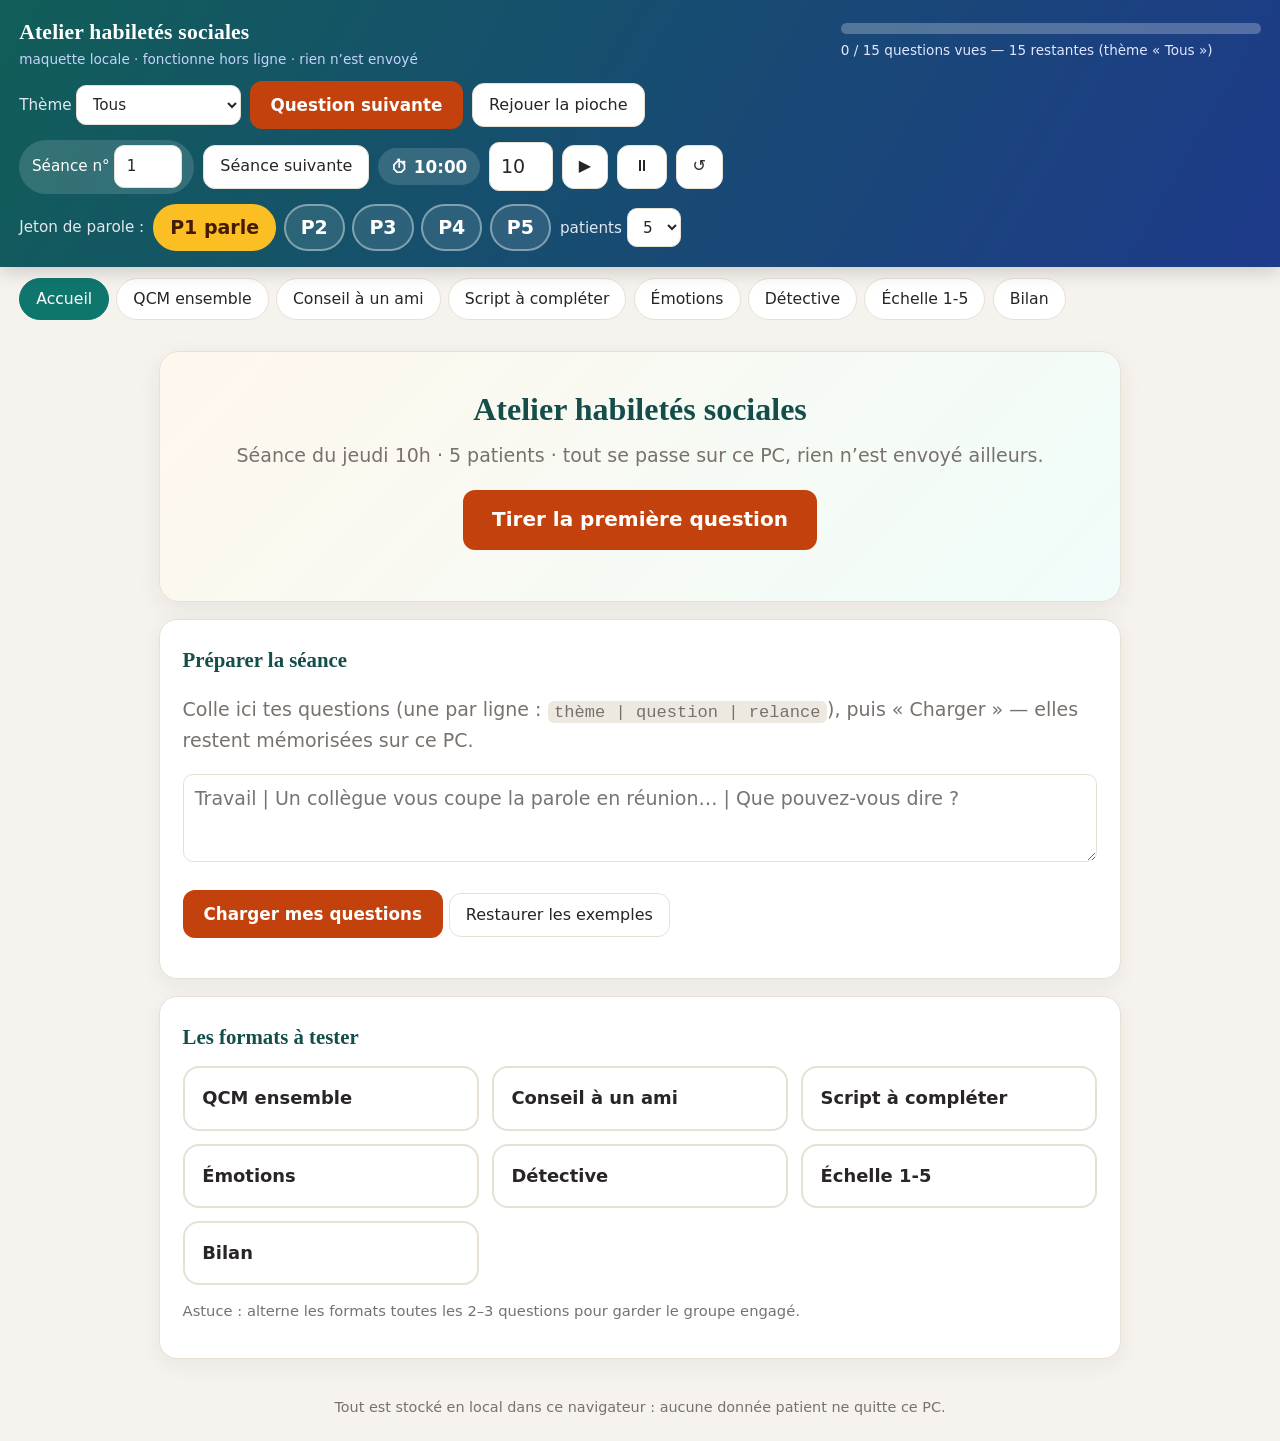
<file: hs-tests/index.html>
<!doctype html>
<html lang="fr">
<head>
<meta charset="utf-8">
<meta name="viewport" content="width=device-width, initial-scale=1">
<title>Atelier habiletés sociales — maquette locale</title>
<style>
:root{
  --bg:#f6f3ee; --card:#ffffff; --ink:#292524; --muted:#78716c; --line:#e7e0d4;
  --acc:#0f766e; --acc-dark:#115e59; --cta:#c2410c; --ok:#15803d; --bad:#b91c1c;
}
*{box-sizing:border-box}
body{margin:0;background:var(--bg);color:var(--ink);font-family:system-ui,-apple-system,"Segoe UI",Roboto,sans-serif;font-size:19px;line-height:1.55}
h1,h2,h3,.brand,.q{font-family:Georgia,"Times New Roman",serif}
header{background:linear-gradient(120deg,#115e59 0%,#1e3a8a 100%);color:#fff;padding:1rem 1.2rem;position:sticky;top:0;z-index:5;box-shadow:0 4px 18px rgba(0,0,0,.18)}
.brand{font-size:1.35rem;font-weight:700;letter-spacing:.2px}
.brand-sub{font-size:.85rem;color:#c7d2fe}
.brand-row{display:flex;flex-wrap:wrap;gap:1rem;align-items:center;justify-content:space-between}
.progress-wrap{min-width:220px;flex:1;max-width:420px}
.progress{height:.7rem;background:rgba(255,255,255,.25);border-radius:999px;overflow:hidden}
.progress .fill{display:block;height:100%;width:0;background:#fbbf24;border-radius:999px;transition:width .4s ease}
.ptext{font-size:.85rem;color:#e0e7ff}
.bar{display:flex;flex-wrap:wrap;gap:.55rem;align-items:center;margin-top:.65rem}
.muted-w{color:#e2e8f0;font-size:.95rem}
.pill{background:rgba(255,255,255,.14);border-radius:999px;padding:.35rem .8rem;font-size:.95rem}
.timer-pill{font-variant-numeric:tabular-nums;font-weight:700;font-size:1.05rem}
nav{display:flex;flex-wrap:wrap;gap:.45rem;padding:.7rem 1.2rem}
nav button{border:1px solid var(--line);background:#fff;color:var(--ink);border-radius:999px;padding:.5rem 1rem;font-size:.98rem;cursor:pointer;transition:all .15s ease}
nav button:hover{transform:translateY(-1px);box-shadow:0 3px 10px rgba(0,0,0,.08)}
nav button.on{background:var(--acc);color:#fff;border-color:var(--acc)}
main{max-width:1000px;margin:0 auto;padding:1.2rem}
.card{background:var(--card);border:1px solid var(--line);border-radius:18px;padding:1.3rem 1.4rem;margin-bottom:1.1rem;box-shadow:0 6px 22px rgba(41,37,36,.06);animation:pop .25s ease}
@keyframes pop{from{opacity:0;transform:translateY(8px)}to{opacity:1;transform:none}}
.card.center{text-align:center}
.hero{background:linear-gradient(135deg,#fff7ed,#f0fdfa);border:1px solid var(--line);border-radius:20px;padding:2rem 1.6rem;text-align:center;margin-bottom:1.1rem;box-shadow:0 8px 26px rgba(41,37,36,.07);animation:pop .3s ease}
.hero h1{font-size:2rem;margin:.1rem 0 .4rem;color:#134e4a}
.hero-sub{color:var(--muted);margin:0 0 1.2rem}
.theme-banner{display:inline-block;color:#fff;font-weight:700;border-radius:999px;padding:.45rem 1.1rem;margin-bottom:1rem}
button{cursor:pointer;font:inherit;color:var(--ink)}
.cta{background:var(--cta);color:#fff;border:none;border-radius:12px;padding:.7rem 1.3rem;font-size:1.05rem;font-weight:600;transition:filter .15s ease,transform .15s ease}
.cta:hover{filter:brightness(1.08);transform:translateY(-1px)}
.cta.big{font-size:1.25rem;padding:.9rem 1.8rem}
.ghost{background:#fff;border:1px solid var(--line);border-radius:12px;padding:.55rem 1rem;font-size:1rem}
.ghost:hover{background:#fafaf9}
.small-btn{padding:.3rem .7rem;font-size:.9rem;border-radius:9px}
h2{font-size:1.3rem;margin:.2rem 0 .8rem;color:#134e4a}
h3{font-size:1.05rem;margin:.9rem 0 .45rem}
.q{font-size:1.65rem;font-weight:600;margin:.5rem 0 1rem;line-height:1.35}
.muted{color:var(--muted)}
.small-txt{font-size:.92rem}
.rel{background:#f0fdfa;border-left:5px solid var(--acc);padding:.7rem 1rem;border-radius:10px;margin-top:.7rem;font-size:1.1rem}
.tagrow{display:flex;align-items:center;gap:.5rem;margin-bottom:.2rem}
.dot{width:.85rem;height:.85rem;border-radius:50%;display:inline-block}
.tag{font-size:.9rem;font-weight:700;color:var(--muted);text-transform:uppercase;letter-spacing:.6px}
.tiles{display:grid;grid-template-columns:repeat(auto-fit,minmax(220px,1fr));gap:.8rem;margin:.8rem 0}
.tiles.four{grid-template-columns:repeat(auto-fit,minmax(150px,1fr))}
.tiles.five{grid-template-columns:repeat(5,1fr)}
@media(max-width:700px){.tiles.five{grid-template-columns:repeat(auto-fit,minmax(110px,1fr))}}
.opt-tile{border:2px solid var(--line);border-radius:16px;padding:1rem 1.1rem;background:#fff;position:relative;text-align:left;transition:all .15s ease}
.btn-tile{cursor:pointer;width:100%;font-size:1.1rem}
.btn-tile:hover{border-color:var(--acc);transform:translateY(-2px);box-shadow:0 6px 16px rgba(15,118,110,.15)}
.opt-tile.maj{border-color:var(--ok);background:#f0fdf4}
.toprow{display:flex;align-items:center;justify-content:space-between;margin-bottom:.5rem}
.letter{width:2.3rem;height:2.3rem;border-radius:50%;background:var(--acc);color:#fff;display:flex;align-items:center;justify-content:center;font-weight:700;font-size:1.1rem}
.cnt{font-size:1.5rem;font-weight:800;color:var(--acc-dark)}
.opt-txt{margin:.2rem 0 .7rem;font-size:1.12rem}
.verdict{background:#f0fdf4;border:1px solid #bbf7d0;color:#14532d;border-radius:12px;padding:.8rem 1rem;font-size:1.15rem;font-weight:600}
.bars{margin:.9rem 0}
.bar-row{display:flex;align-items:center;gap:.6rem;margin:.35rem 0}
.bar-row .lbl{width:2rem;font-weight:800}
.bar-row .tr{flex:1;background:#ede9e0;border-radius:8px;height:1.7rem;overflow:hidden}
.bar-row .fl{display:block;height:100%;background:linear-gradient(90deg,#14b8a6,#0f766e)}
.bar-row .cnt{width:2rem;text-align:right;font-weight:700}
.scorebar{display:flex;align-items:center;gap:.6rem;margin:1rem auto;max-width:420px}
.scorebar .tr{flex:1;background:#ede9e0;border-radius:8px;height:1rem;overflow:hidden}
.scorebar .fl{display:block;height:100%;background:#f59e0b}
.scorebar .cnt{font-weight:800}
input,select,textarea{font:inherit;padding:.55rem .7rem;border:1px solid var(--line);border-radius:10px;background:#fff;color:var(--ink)}
textarea{width:100%;min-height:5.5rem}
.chips{display:flex;gap:.45rem;flex-wrap:wrap;align-items:center}
.chip{border:2px solid rgba(255,255,255,.4);border-radius:999px;padding:.4rem .95rem;background:rgba(255,255,255,.1);color:#fff;font-weight:700}
.chip.on{background:#fbbf24;color:#451a03;border-color:#fbbf24}
.cols2{display:grid;grid-template-columns:1fr 1fr;gap:1rem}
@media(max-width:700px){.cols2{grid-template-columns:1fr}}
.minicard{border:1px dashed var(--line);border-radius:14px;padding:.9rem 1rem;background:#fdfcf9}
.irow{display:flex;align-items:center;gap:.7rem;border:1px solid var(--line);border-radius:12px;padding:.55rem .8rem;margin:.4rem 0;background:#fff}
.inum{width:1.8rem;height:1.8rem;border-radius:50%;background:#e7e0d4;display:flex;align-items:center;justify-content:center;font-weight:800;font-size:.95rem}
.itext{flex:1}
.face{margin:.5rem auto 1rem;width:200px}
.feedback{font-weight:800;font-size:1.25rem}
.feedback.ok{color:var(--ok)}
.feedback.ko{color:var(--bad)}
ul.tight{margin:.4rem 0;padding-left:1.2rem}
code{background:#ede9e0;padding:.1rem .4rem;border-radius:6px;font-size:.9em}
footer{max-width:1000px;margin:0 auto;padding:0 1.2rem 1.5rem;color:var(--muted);font-size:.9rem;text-align:center}
</style>
</head>
<body>
<header>
  <div class="brand-row">
    <div><div class="brand">Atelier habiletés sociales</div><div class="brand-sub">maquette locale · fonctionne hors ligne · rien n’est envoyé</div></div>
    <div class="progress-wrap"><div class="progress"><span class="fill" id="pfill"></span></div><span class="ptext" id="ptext"></span></div>
  </div>
  <div class="bar">
    <label class="muted-w">Thème <select id="themeSel"></select></label>
    <button class="cta" onclick="drawNext()">Question suivante</button>
    <button class="ghost" onclick="resetPioche()">Rejouer la pioche</button>
  </div>
  <div class="bar">
    <span class="pill">Séance n° <input id="snum" type="number" min="1" value="1" style="width:4.2rem"></span>
    <button class="ghost" onclick="newSession()">Séance suivante</button>
    <span class="pill timer-pill">⏱ <span id="tdisp" class="timer">10:00</span></span>
    <input id="tmin" type="number" min="0" max="90" value="10" style="width:4rem" title="minutes">
    <button class="ghost" onclick="timerStart()">▶</button>
    <button class="ghost" onclick="timerPause()">⏸</button>
    <button class="ghost" onclick="timerReset()">↺</button>
  </div>
  <div class="bar">
    <span class="muted-w">Jeton de parole :</span><span id="jetons" class="chips"></span>
    <label class="muted-w">patients
      <select id="pcount" onchange="setPcount(this.value)"><option>2</option><option>3</option><option>4</option><option selected>5</option><option>6</option><option>7</option><option>8</option></select>
    </label>
  </div>
</header>
<nav id="modes"></nav>
<main id="app"></main>
<footer>Tout est stocké en local dans ce navigateur : aucune donnée patient ne quitte ce PC.</footer>
<script src="questions.js"></script>
<script>
const LS_S="hs_local_state_v2", LS_C="hs_local_custom_q_v2";
let custom=JSON.parse(localStorage.getItem(LS_C)||"null");
let QS=(custom&&custom.length)?custom:QUESTIONS;
let state=JSON.parse(localStorage.getItem(LS_S)||"null")||{done:[],scripts:[],snum:1,emoScore:0};
let mode="accueil", theme="Tous", current=null;
let qcmT=[0,0,0], echT=[0,0,0,0,0], det={pour:[],contre:[],interps:[]}, detT=[], conse=[], scriptsNow=[];
let emoIdx=0, pcount=5, jeton=0, tsec=600, tint=null;

const MODES=[["accueil","Accueil"],["qcm","QCM ensemble"],["conseil","Conseil à un ami"],["script","Script à compléter"],["emotions","Émotions"],["detective","Détective"],["echelle","Échelle 1-5"],["bilan","Bilan"]];

function esc(s){return String(s==null?"":s).replace(/[&<>"]/g,c=>({"&":"&amp;","<":"&lt;",">":"&gt;",'"':"&quot;"}[c]));}
function save(){localStorage.setItem(LS_S,JSON.stringify(state));}
function themes(){const s=new Set(QS.map(q=>q.t));return ["Tous",...s];}
function themeColor(t){let h=0;for(let i=0;i<t.length;i++){h=(h*31+t.charCodeAt(i))%360;}return "hsl("+h+" 45% 42%)";}
function pool(){const d=new Set(state.done);return QS.map((q,i)=>({q,i})).filter(x=>!d.has(x.i)&&(theme==="Tous"||x.q.t===theme));}
function drawNext(){
 const p=pool();
 if(!p.length){current=null;render();return;}
 const x=p[Math.floor(Math.random()*p.length)];
 current=x.i;state.done.push(x.i);save();
 qcmT=(QS[current].o&&QS[current].o.length>=3)?QS[current].o.map(()=>0):[0,0,0];
 echT=[0,0,0,0,0];det={pour:[],contre:[],interps:[]};detT=[];conse=[];scriptsNow=[];
 render();
}
function resetPioche(){state.done=[];save();render();}
function go(m){mode=m;render();}
function newSession(){state.snum++;save();render();}
function startSession(){drawNext();go("qcm");}

function qCard(){
 if(current==null)return '<div class="card center"><p class="muted">Clique sur « Question suivante » en haut pour tirer une question du thème choisi.</p></div>';
 const q=QS[current];
 return '<div class="card"><div class="tagrow"><span class="dot" style="background:'+themeColor(q.t)+'"></span><span class="tag">'+esc(q.t)+'</span></div><div class="q">'+esc(q.q)+'</div><button class="ghost" onclick="toggleRel()">Afficher la relance</button><div id="rel" class="rel" style="display:none">'+esc(q.r||"")+'</div></div>';
}
function toggleRel(){const e=document.getElementById("rel");if(e)e.style.display=(e.style.display==="none")?"block":"none";}

function renderQCM(){
 const q=QS[current];
 let h=qCard();
 if(q&&q.o&&q.o.length>=3){
  h+='<div class="card"><h2>QCM — tout le monde répond en même temps</h2><p class="muted">Chacun crie A, B ou C (ou lève la main) en même temps. L’animateur clique « +1 voix » à chaque réponse.</p><div class="tiles">';
  q.o.forEach((o,j)=>{
   h+='<div class="opt-tile" id="tile'+j+'"><div class="toprow"><span class="letter">'+String.fromCharCode(65+j)+'</span><span class="cnt" id="cnt'+j+'">'+qcmT[j]+'</span></div><p class="opt-txt">'+esc(o)+'</p><button class="ghost small-btn" onclick="qAdd('+j+')">+1 voix</button></div>';
  });
  h+='</div><p><button class="cta" onclick="revealQCM()">Révéler le choix du groupe</button></p><div id="qcmres"></div></div>';
 }else{
  h+='<div class="card"><h2>Discussion libre</h2><p class="muted">Pas d’options A/B/C pour cette question : on en discute directement, puis on affiche la relance.</p></div>';
 }
 app(h);
}
function qAdd(j){qcmT[j]++;const c=document.getElementById("cnt"+j);if(c)c.textContent=qcmT[j];}
function revealQCM(){
 const q=QS[current];if(!q||!q.o)return;
 let maj=0;qcmT.forEach((c,i)=>{if(c>qcmT[maj])maj=i;});
 q.o.forEach((o,j)=>{const t=document.getElementById("tile"+j);if(t)t.classList.toggle("maj",qcmT[j]>0&&qcmT[j]===qcmT[maj]);});
 const r=document.getElementById("qcmres");
 if(r)r.innerHTML='<p class="verdict">✓ Choix du groupe : '+String.fromCharCode(65+maj)+' — '+esc(q.o[maj])+'</p>';
}

function renderConseil(){
 let h=qCard();
 h+='<div class="card"><h2>Conseil à un ami</h2><p>Présente la situation comme celle d’un ami : <em>« Un ami vit exactement ceci… »</em> Que conseilleriez-vous à cet ami ? (le groupe répond à voix haute, on note ici)</p>';
 h+='<textarea id="cin" placeholder="Tape ici un conseil proposé par le groupe…"></textarea><p><button class="cta" onclick="addConseil()">Ajouter ce conseil</button></p><ul class="tight" id="clist"></ul>';
 h+='<p><button class="cta" onclick="bridge()">Et si c’était vous ?</button></p><div id="bridge"></div></div>';
 app(h);renderClist();
}
function addConseil(){const v=document.getElementById("cin").value.trim();if(v){conse.push(v);document.getElementById("cin").value="";renderClist();}}
function renderClist(){const e=document.getElementById("clist");if(e)e.innerHTML=conse.map(c=>"<li>"+esc(c)+"</li>").join("");}
function bridge(){const q=QS[current];const e=document.getElementById("bridge");if(e)e.innerHTML='<div class="rel">Et si c’était vous dans cette situation ? — Relance : '+esc(q?q.r:"")+'</div>';}

function renderScript(){
 const q=QS[current];
 const stem=(q&&q.s)?q.s:"La prochaine fois dans cette situation, je pourrais dire :";
 let h=qCard();
 h+='<div class="card"><h2>Script à compléter</h2><p class="q" style="font-size:1.3rem">'+esc(stem)+' « … »</p>';
 h+='<input id="sin" style="width:100%" placeholder="Proposition du groupe…"> <button class="cta" onclick="addScript()">Proposer</button>';
 h+='<p class="muted small-txt">Clique sur « Retenir » à côté d’une proposition pour la garder au bilan de séance (à photocopier / photographier).</p><ul class="tight" id="slist"></ul></div>';
 app(h);renderSlist();
}
function addScript(){const v=document.getElementById("sin").value.trim();if(v){scriptsNow.push(v);document.getElementById("sin").value="";renderSlist();}}
function renderSlist(){const e=document.getElementById("slist");if(e)e.innerHTML=scriptsNow.map((s,i)=>'<li><button class="ghost small-btn" onclick="keepScript('+i+')">Retenir</button> '+esc(s)+'</li>').join("");}
function keepScript(i){if(scriptsNow[i]){state.scripts.push(scriptsNow[i]);save();}renderSlist();}

function faceSVG(e){
 const mouth={joie:"M32 60 Q50 76 68 60",tristesse:"M32 70 Q50 58 68 70",colere:"M34 68 Q50 62 66 68",peur:"M36 66 Q50 72 64 66",surprise:"M41 64 a9 7 0 1 0 18 0 a9 7 0 1 0 -18 0",neutre:"M34 66 L66 66"}[e]||"M34 66 L66 66";
 const brow={colere:'<line x1="28" y1="33" x2="42" y2="38"/><line x1="72" y1="33" x2="58" y2="38"/>',peur:'<line x1="28" y1="36" x2="42" y2="31"/><line x1="72" y1="36" x2="58" y2="31"/>'}[e]||"";
 const filled=mouth.indexOf(" a ")>0?'fill="#292524"':'fill="none"';
 return '<svg viewBox="0 0 100 100" width="200" height="200"><circle cx="50" cy="50" r="44" fill="#fff" stroke="#292524" stroke-width="3"/><circle cx="36" cy="42" r="4" fill="#292524"/><circle cx="64" cy="42" r="4" fill="#292524"/>'+brow+'<path d="'+mouth+'" '+filled+' stroke="#292524" stroke-width="3" stroke-linecap="round"/></svg>';
}
function renderEmotions(){
 const e=EMOTIONS[emoIdx%EMOTIONS.length];
 let h='<div class="card center"><h2>Quelle émotion ?</h2><div class="face">'+faceSVG(e.e)+'</div><div class="tiles four">';
 e.o.forEach(o=>{h+='<button class="opt-tile btn-tile" onclick="emoPick(\''+o+'\')"><span class="opt-txt">'+o+'</span></button>';});
 h+='</div><div id="efeed"></div><div class="scorebar"><span class="small-txt muted">Score du groupe</span><span class="tr"><span class="fl" style="width:'+Math.round(state.emoScore/EMOTIONS.length*100)+'%"></span></span><span class="cnt">'+state.emoScore+'/'+EMOTIONS.length+'</span></div>';
 h+='<p><button class="cta" onclick="emoNext()">Suivant</button></p></div>';
 app(h);
}
function emoPick(o){const e=EMOTIONS[emoIdx%EMOTIONS.length];const ok=(o===e.ok);if(ok){state.emoScore++;save();}const f=document.getElementById("efeed");if(f)f.innerHTML='<p class="feedback '+(ok?"ok":"ko")+'">'+(ok?"✓ C’est ça : "+e.ok+" !":"✗ Non — c’était : "+e.ok+".")+'</p>';}
function emoNext(){emoIdx++;render();}

function renderDetective(){
 let h=qCard();
 h+='<div class="card"><h2>Détective social</h2><p class="muted">Quels indices contient la situation ? On note ceux du groupe, puis on confronte les interprétations (vote à mains levées).</p>';
 h+='<div class="cols2"><div class="minicard"><h3>Indices POUR</h3><input id="dp" style="width:100%" placeholder="Un indice…"> <button class="ghost" onclick="addD(\'pour\')">Ajouter</button><ul id="lp" class="tight"></ul></div>';
 h+='<div class="minicard"><h3>Indices CONTRE</h3><input id="dc" style="width:100%" placeholder="Un indice…"> <button class="ghost" onclick="addD(\'contre\')">Ajouter</button><ul id="lc" class="tight"></ul></div></div>';
 h+='<h3>Interprétations possibles</h3><input id="di" style="width:100%" placeholder="Une interprétation…"> <button class="ghost" onclick="addInterp()">Ajouter</button>';
 h+='<div id="ilist"></div><p><button class="cta" onclick="revealDet()">Révéler le vote du groupe</button></p><div id="dres"></div></div>';
 app(h);renderDlists();
}
function addD(side){const id=(side==="pour")?"dp":"dc";const v=document.getElementById(id).value.trim();if(v){det[side].push(v);document.getElementById(id).value="";renderDlists();}}
function addInterp(){const v=document.getElementById("di").value.trim();if(v){det.interps.push(v);detT.push(0);document.getElementById("di").value="";renderDlists();}}
function renderDlists(){
 const lp=document.getElementById("lp"),lc=document.getElementById("lc"),il=document.getElementById("ilist");
 if(lp)lp.innerHTML=det.pour.map(x=>"<li>"+esc(x)+"</li>").join("");
 if(lc)lc.innerHTML=det.contre.map(x=>"<li>"+esc(x)+"</li>").join("");
 if(il)il.innerHTML=det.interps.map((s,j)=>'<div class="irow"><span class="inum">'+(j+1)+'</span><span class="itext">'+esc(s)+'</span><span class="cnt" id="dcnt'+j+'">'+detT[j]+'</span><button class="ghost small-btn" onclick="dAdd('+j+')">+1 voix</button></div>').join("");
}
function dAdd(j){detT[j]++;const c=document.getElementById("dcnt"+j);if(c)c.textContent=detT[j];}
function revealDet(){
 if(!det.interps.length)return;
 let maj=0;detT.forEach((c,i)=>{if(c>detT[maj])maj=i;});
 const e=document.getElementById("dres");
 if(e)e.innerHTML='<p class="verdict">✓ Interprétation la plus votée : '+esc(det.interps[maj])+' ('+detT[maj]+' voix)</p><p class="muted small-txt">Puis relance : '+esc(QS[current]?QS[current].r:"")+'</p>';
}

function renderEchelle(){
 let h=qCard();
 h+='<div class="card"><h2>Échelle du groupe</h2><p>« Si tu vivais cette situation, à quel point serais-tu mal à l’aise ? » — chacun annonce son chiffre en même temps, l’animateur compte les +1.</p><div class="tiles five">';
 const labels=["1 — pas du tout","2","3 — moyen","4","5 — beaucoup"];
 for(let v=1;v<=5;v++){
  h+='<div class="opt-tile" id="etile'+v+'"><div class="toprow"><span class="letter">'+v+'</span><span class="cnt" id="ecnt'+v+'">'+echT[v-1]+'</span></div><p class="opt-txt small-txt">'+labels[v-1]+'</p><button class="ghost small-btn" onclick="eAdd('+v+')">+1 voix</button></div>';
 }
 h+='</div><p><button class="cta" onclick="revealEch()">Voir l’histogramme du groupe</button></p><div id="eres"></div></div>';
 app(h);
}
function eAdd(v){echT[v-1]++;const c=document.getElementById("ecnt"+v);if(c)c.textContent=echT[v-1];}
function revealEch(){
 const tot=echT.reduce((a,b)=>a+b,0)||1;
 let h='<div class="bars">';
 for(let v=1;v<=5;v++){
  h+='<div class="bar-row"><span class="lbl">'+v+'</span><span class="tr"><span class="fl" style="width:'+Math.round(echT[v-1]/tot*100)+'%"></span></span><span class="cnt">'+echT[v-1]+'</span></div>';
 }
 h+='</div><p class="muted small-txt">Puis relance : '+esc(QS[current]?QS[current].r:"")+'</p>';
 const e=document.getElementById("eres");if(e)e.innerHTML=h;
}

function renderBilan(){
 let h='<div class="card"><h2>Bilan de la séance n°'+state.snum+'</h2>';
 h+='<p class="muted">'+state.done.length+' / '+QS.length+' questions vues · score émotions du groupe : '+state.emoScore+'/'+EMOTIONS.length+'</p>';
 h+='<h3>Questions abordées</h3><ul class="tight">'+(state.done.length?state.done.map(i=>"<li><span class='tag'>"+esc(QS[i].t)+"</span> "+esc(QS[i].q)+"</li>").join(""):'<li class="muted">Aucune pour l’instant</li>')+'</ul>';
 h+='<h3>Scripts retenus (à photocopier / photographier)</h3><ul class="tight">'+(state.scripts.length?state.scripts.map(s=>"<li>"+esc(s)+"</li>").join(""):'<li class="muted">Aucun pour l’instant</li>')+'</ul>';
 h+='<p><button class="cta" onclick="copyBilan()">Copier le bilan</button> <span id="bcopy" class="muted"></span></p></div>';
 app(h);
}
function copyBilan(){
 const lines=["Bilan atelier habiletés sociales — séance n°"+state.snum,"Questions abordées :"];
 state.done.forEach(i=>lines.push("- ["+QS[i].t+"] "+QS[i].q));
 lines.push("Scripts retenus :");state.scripts.forEach(s=>lines.push("- "+s));
 const txt=lines.join("\n");
 if(navigator.clipboard&&navigator.clipboard.writeText){navigator.clipboard.writeText(txt).then(()=>{const e=document.getElementById("bcopy");if(e)e.textContent="✓ copié";});}
 else{const e=document.getElementById("bcopy");if(e)e.textContent=txt;}
}

function renderAccueil(){
 let h='<div class="hero"><h1>Atelier habiletés sociales</h1><p class="hero-sub">Séance du jeudi 10h · '+pcount+' patients · tout se passe sur ce PC, rien n’est envoyé ailleurs.</p>';
 if(theme!=="Tous")h+='<div><span class="theme-banner" style="background:'+themeColor(theme)+'">Thème du jour : '+esc(theme)+'</span></div>';
 h+='<p><button class="cta big" onclick="startSession()">Tirer la première question</button></p></div>';
 h+='<div class="card"><h2>Préparer la séance</h2><p class="muted">Colle ici tes questions (une par ligne : <code>thème | question | relance</code>), puis « Charger » — elles restent mémorisées sur ce PC.</p>';
 h+='<textarea id="imp" placeholder="Travail | Un collègue vous coupe la parole en réunion… | Que pouvez-vous dire ?"></textarea>';
 h+='<p><button class="cta" onclick="importQ()">Charger mes questions</button> <button class="ghost" onclick="restoreEx()">Restaurer les exemples</button> <span id="impres" class="muted"></span></p></div>';
 h+='<div class="card"><h2>Les formats à tester</h2><div class="tiles">';
 MODES.slice(1).forEach(m=>{h+='<button class="opt-tile btn-tile" onclick="go(\''+m[0]+'\')"><span class="opt-txt"><strong>'+m[1]+'</strong></span></button>';});
 h+='</div><p class="muted small-txt">Astuce : alterne les formats toutes les 2–3 questions pour garder le groupe engagé.</p></div>';
 app(h);
}
function importQ(){
 const v=document.getElementById("imp").value.trim();if(!v)return;
 const arr=v.split("\n").map(l=>l.split("|").map(s=>s.trim())).filter(p=>p.length>=2&&p[1]).map(p=>({t:p[0]||"Général",q:p[1],r:p[2]||"",o:[],s:""}));
 if(!arr.length)return;
 custom=arr;localStorage.setItem(LS_C,JSON.stringify(arr));QS=arr;state.done=[];save();theme="Tous";current=null;
 const e=document.getElementById("impres");if(e)e.textContent=arr.length+" questions chargées ✓";
 render();
}
function restoreEx(){localStorage.removeItem(LS_C);custom=null;QS=QUESTIONS;state.done=[];save();current=null;render();}

function fmt(s){return String(Math.floor(s/60)).padStart(2,"0")+":"+String(s%60).padStart(2,"0");}
function tdisp(){const e=document.getElementById("tdisp");if(e)e.textContent=fmt(tsec);}
function timerStart(){if(tint)return;tint=setInterval(()=>{if(tsec>0){tsec--;tdisp();}},1000);}
function timerPause(){clearInterval(tint);tint=null;}
function timerReset(){timerPause();tsec=(+document.getElementById("tmin").value||10)*60;tdisp();}

function renderJetons(){
 let h="";
 for(let i=1;i<=pcount;i++){h+='<button class="chip'+(i-1===jeton?" on":"")+'" onclick="pass('+i+')">P'+i+(i-1===jeton?" parle":"")+'</button>';}
 document.getElementById("jetons").innerHTML=h;
}
function pass(i){jeton=i-1;renderJetons();}
function setPcount(v){pcount=+v;jeton=0;renderJetons();}

function app(h){document.getElementById("app").innerHTML=h;}
function render(){
 document.getElementById("modes").innerHTML=MODES.map(m=>'<button class="'+(mode===m[0]?"on":"")+'" onclick="go(\''+m[0]+'\')">'+m[1]+'</button>').join("");
 const sel=document.getElementById("themeSel");
 sel.innerHTML=themes().map(t=>'<option'+(t===theme?" selected":"")+'>'+t+'</option>').join("");
 sel.onchange=function(){theme=this.value;render();};
 const pct=QS.length?Math.round(state.done.length/QS.length*100):0;
 document.getElementById("pfill").style.width=pct+"%";
 document.getElementById("ptext").textContent=state.done.length+" / "+QS.length+" questions vues — "+pool().length+" restantes (thème « "+theme+" »)";
 document.getElementById("snum").value=state.snum;
 document.getElementById("pcount").value=pcount;
 renderJetons();tdisp();
 if(mode==="accueil")renderAccueil();
 else if(mode==="qcm")renderQCM();
 else if(mode==="conseil")renderConseil();
 else if(mode==="script")renderScript();
 else if(mode==="emotions")renderEmotions();
 else if(mode==="detective")renderDetective();
 else if(mode==="echelle")renderEchelle();
 else if(mode==="bilan")renderBilan();
}
tsec=(+document.getElementById("tmin").value||10)*60;
render();
</script>
</body>
</html>
</file>
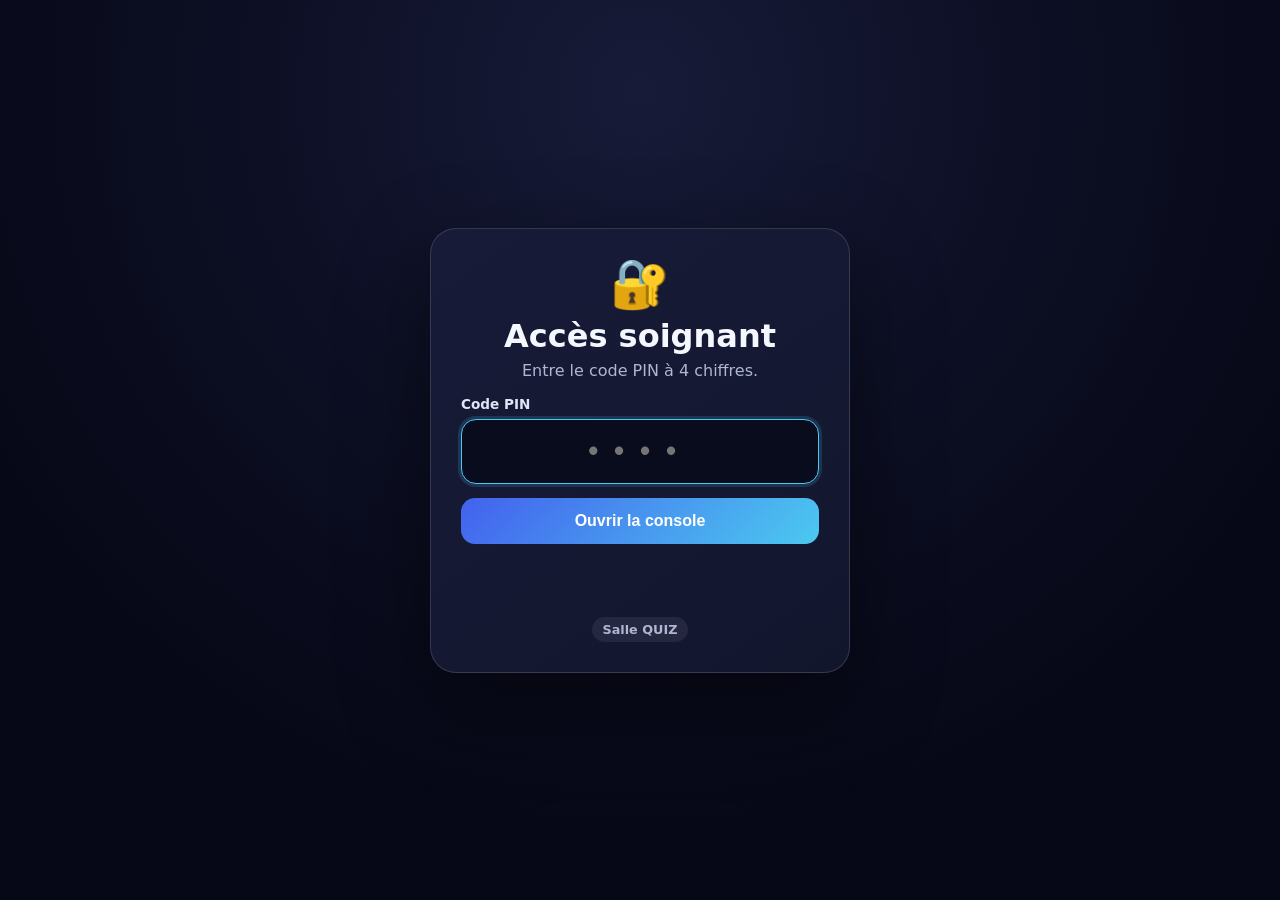
<file: host-login.html>
<!doctype html>
<html lang="fr">
<head>
  <meta charset="utf-8">
  <meta name="viewport" content="width=device-width,initial-scale=1">
  <meta name="theme-color" content="#070817">
  <link rel="icon" href="favicon.svg" type="image/svg+xml">
  <title>Le Grand Quiz — Accès soignant</title>
  <style>
    :root{color-scheme:dark;--bg:#070817;--panel:#12162d;--panel2:#171b38;--text:#f5f7ff;--muted:#aeb6d3;--cyan:#4cc9f0;--pink:#ff9cb1;--green:#7bf8d3}
    *{box-sizing:border-box}
    html,body{margin:0;min-height:100%;background:var(--bg);color:var(--text);font-family:Inter,system-ui,-apple-system,BlinkMacSystemFont,"Segoe UI",sans-serif}
    body{min-height:100vh;display:grid;place-items:center;padding:20px;background:radial-gradient(circle at 50% 10%,#171b38 0,#0d1025 36%,#070817 72%)}
    .card{width:min(420px,100%);padding:30px;border-radius:26px;text-align:center;background:linear-gradient(145deg,var(--panel2),var(--panel));border:1px solid rgba(255,255,255,.14);box-shadow:0 30px 90px rgba(0,0,0,.48)}
    .icon{font-size:3rem;line-height:1}
    h1{font-size:2rem;margin:10px 0 6px}
    p{margin:0 0 16px;color:var(--muted)}
    label{display:block;text-align:left;font-size:.85rem;font-weight:800;margin:4px 0 7px;color:#dfe4f7}
    input{width:100%;padding:15px 16px;text-align:center;letter-spacing:.55em;font-size:1.8rem;font-weight:900;border:1px solid rgba(255,255,255,.18);border-radius:15px;background:#090c1d;color:#fff;outline:none}
    input:focus{border-color:var(--cyan);box-shadow:0 0 0 3px rgba(76,201,240,.16)}
    button{width:100%;margin-top:14px;padding:14px 18px;border:0;border-radius:14px;background:linear-gradient(135deg,#4361ee,#4cc9f0);color:white;font-size:1rem;font-weight:900;cursor:pointer}
    button:disabled{opacity:.55;cursor:wait}
    .error{min-height:24px;margin-top:11px;color:var(--pink);font-weight:800}
    .status{min-height:22px;margin-top:8px;color:var(--green);font-weight:800}
    .room{display:inline-block;margin-top:8px;padding:5px 10px;border-radius:999px;background:rgba(255,255,255,.07);color:var(--muted);font-size:.8rem;font-weight:800}
  </style>
</head>
<body>
  <form id="pinForm" class="card" novalidate>
    <div class="icon">🔐</div>
    <h1>Accès soignant</h1>
    <p>Entre le code PIN à 4 chiffres.</p>
    <label for="pinInput">Code PIN</label>
    <input id="pinInput" type="password" inputmode="numeric" pattern="[0-9]*" maxlength="4" autocomplete="off" placeholder="••••" autofocus aria-label="Code PIN à 4 chiffres">
    <button id="pinSubmit" type="submit">Ouvrir la console</button>
    <div id="pinError" class="error" role="alert" aria-live="polite"></div>
    <div id="pinStatus" class="status" aria-live="polite"></div>
    <div id="roomLabel" class="room"></div>
  </form>

  <script>
    (() => {
      const params = new URLSearchParams(location.search);
      let room = String(params.get('room') || 'QUIZ')
        .toUpperCase()
        .replace(/[^A-Z0-9_-]/g, '')
        .slice(0, 16) || 'QUIZ';
      if (room === 'QUIZ01') room = 'QUIZ';

      const authKey = `grand-quiz-host-auth:${room}`;
      const form = document.getElementById('pinForm');
      const input = document.getElementById('pinInput');
      const submit = document.getElementById('pinSubmit');
      const errorBox = document.getElementById('pinError');
      const statusBox = document.getElementById('pinStatus');
      document.getElementById('roomLabel').textContent = `Salle ${room}`;

      if (sessionStorage.getItem(authKey) === 'ok') {
        location.replace(`host.html?room=${encodeURIComponent(room)}`);
        return;
      }

      input.addEventListener('input', () => {
        input.value = input.value.replace(/\D/g, '').slice(0, 4);
        errorBox.textContent = '';
      });

      form.addEventListener('submit', async (event) => {
        event.preventDefault();
        errorBox.textContent = '';
        statusBox.textContent = '';

        if (input.value.length !== 4) {
          errorBox.textContent = 'Entre exactement 4 chiffres.';
          input.focus();
          return;
        }

        submit.disabled = true;
        statusBox.textContent = 'Vérification…';
        try {
          const response = await fetch('/api/verify-host-pin', {
            method: 'POST',
            headers: {'Content-Type':'application/json'},
            body: JSON.stringify({pin: input.value}),
          });
          const data = await response.json().catch(() => ({}));
          if (!response.ok || !data.ok) throw new Error(data.error || 'Code PIN incorrect.');

          sessionStorage.setItem(authKey, 'ok');
          statusBox.textContent = 'Accès autorisé.';
          location.replace(`host.html?room=${encodeURIComponent(room)}`);
        } catch (error) {
          statusBox.textContent = '';
          errorBox.textContent = error?.message || 'Impossible de vérifier le code.';
          input.select();
        } finally {
          submit.disabled = false;
        }
      });

      requestAnimationFrame(() => input.focus());
    })();
  </script>
</body>
</html>
</file>
